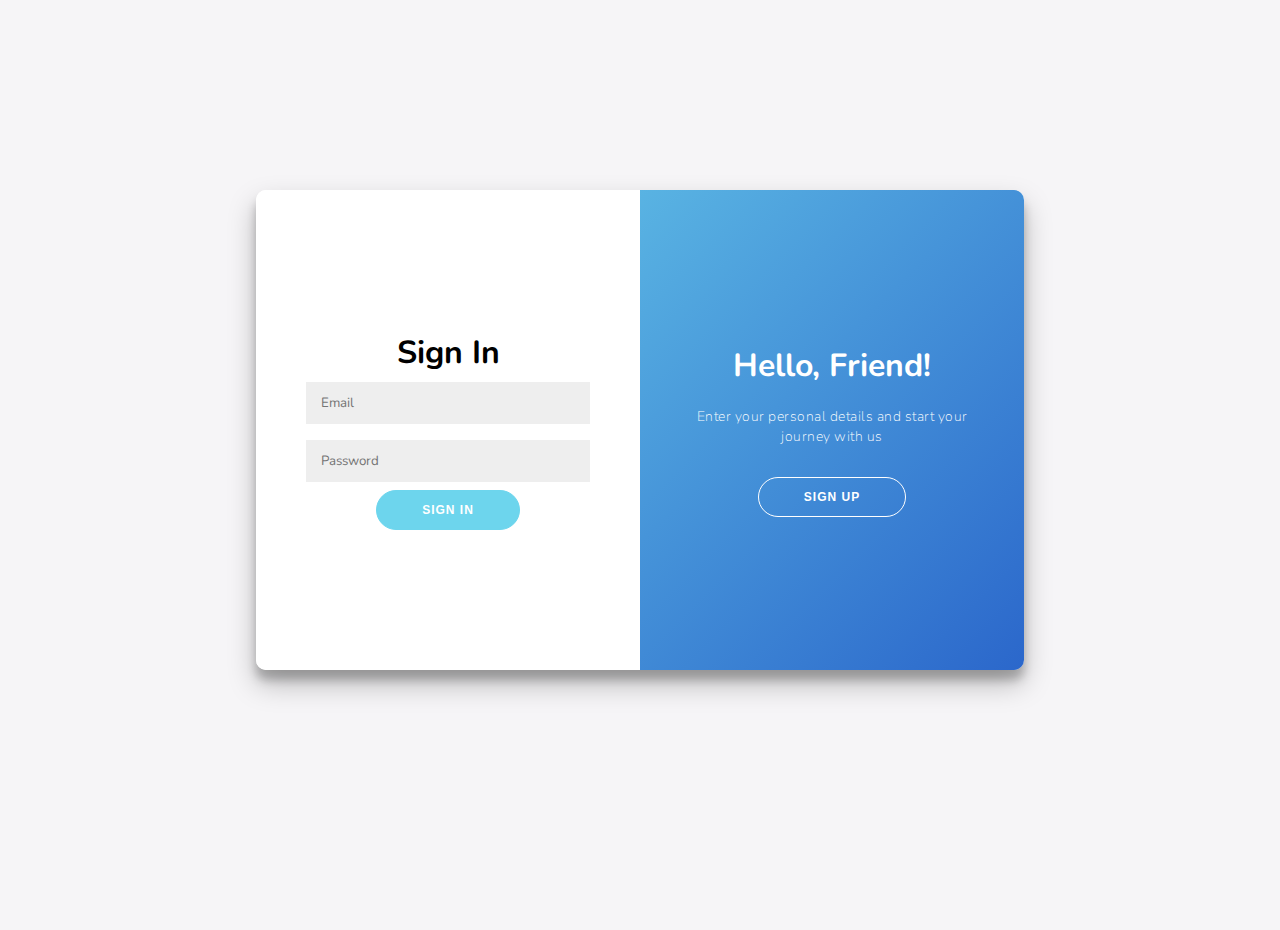
<file: Wakelni-main/project - finale/account.html>
<!DOCTYPE html>
<html lang="en">
  <head>
    <meta charset="UTF-8" />
    <meta name="viewport" content="width=device-width, initial-scale=1.0" />
    <link
      rel="stylesheet"
      href="https://cdnjs.cloudflare.com/ajax/libs/font-awesome/5.15.1/css/all.min.css"  />
    <link rel="stylesheet" href="css/acc_style.css" type="text/css" />
    <title>Sliding Sign In & Sign Up Form</title>
  </head>
  <body>
    <div class="container" id="container">
      <div class="form-container sign-up-container">
        <form method="post" action="signup.php">
          <h1>Sign Up</h1>
           <input type="text" placeholder="Name" name="name" required/>
          <input type="email" placeholder="Email" name="email" required/>
          <input type="password" placeholder="Password" name="pass" required/>
          <input type="password" placeholder="confirm your Password" name="cpass" required/>
          <button >Sign Up</button>
        </form>
      </div>
      <div class="form-container sign-in-container">
        <form method="post" action="signin.php">
          <h1>Sign In</h1>
          <input type="email" placeholder="Email" name="mail" required/>
          <input type="password" placeholder="Password" name="mdp" required/>
           <button >Sign In</button>
        </form>
      </div>
      <div class="overlay-container">
        <div class="overlay">

          <div class="overlay-panel overlay-left">
            <h1>Welcome Back!</h1>
            <p>Please login with your personal info</p>
            <button class="ghost" id="signIn">Sign In</button>
          </div>
          <div class="overlay-panel overlay-right">
            <h1>Hello, Friend!</h1>
            <p>Enter your personal details and start your journey with us</p>
            <button class="ghost" id="signUp">Sign Up</button>
          </div>

        </div>
      </div>
    </div>
    <script src="js/acc_script.js"></script>
  </body>
</html>
</file>
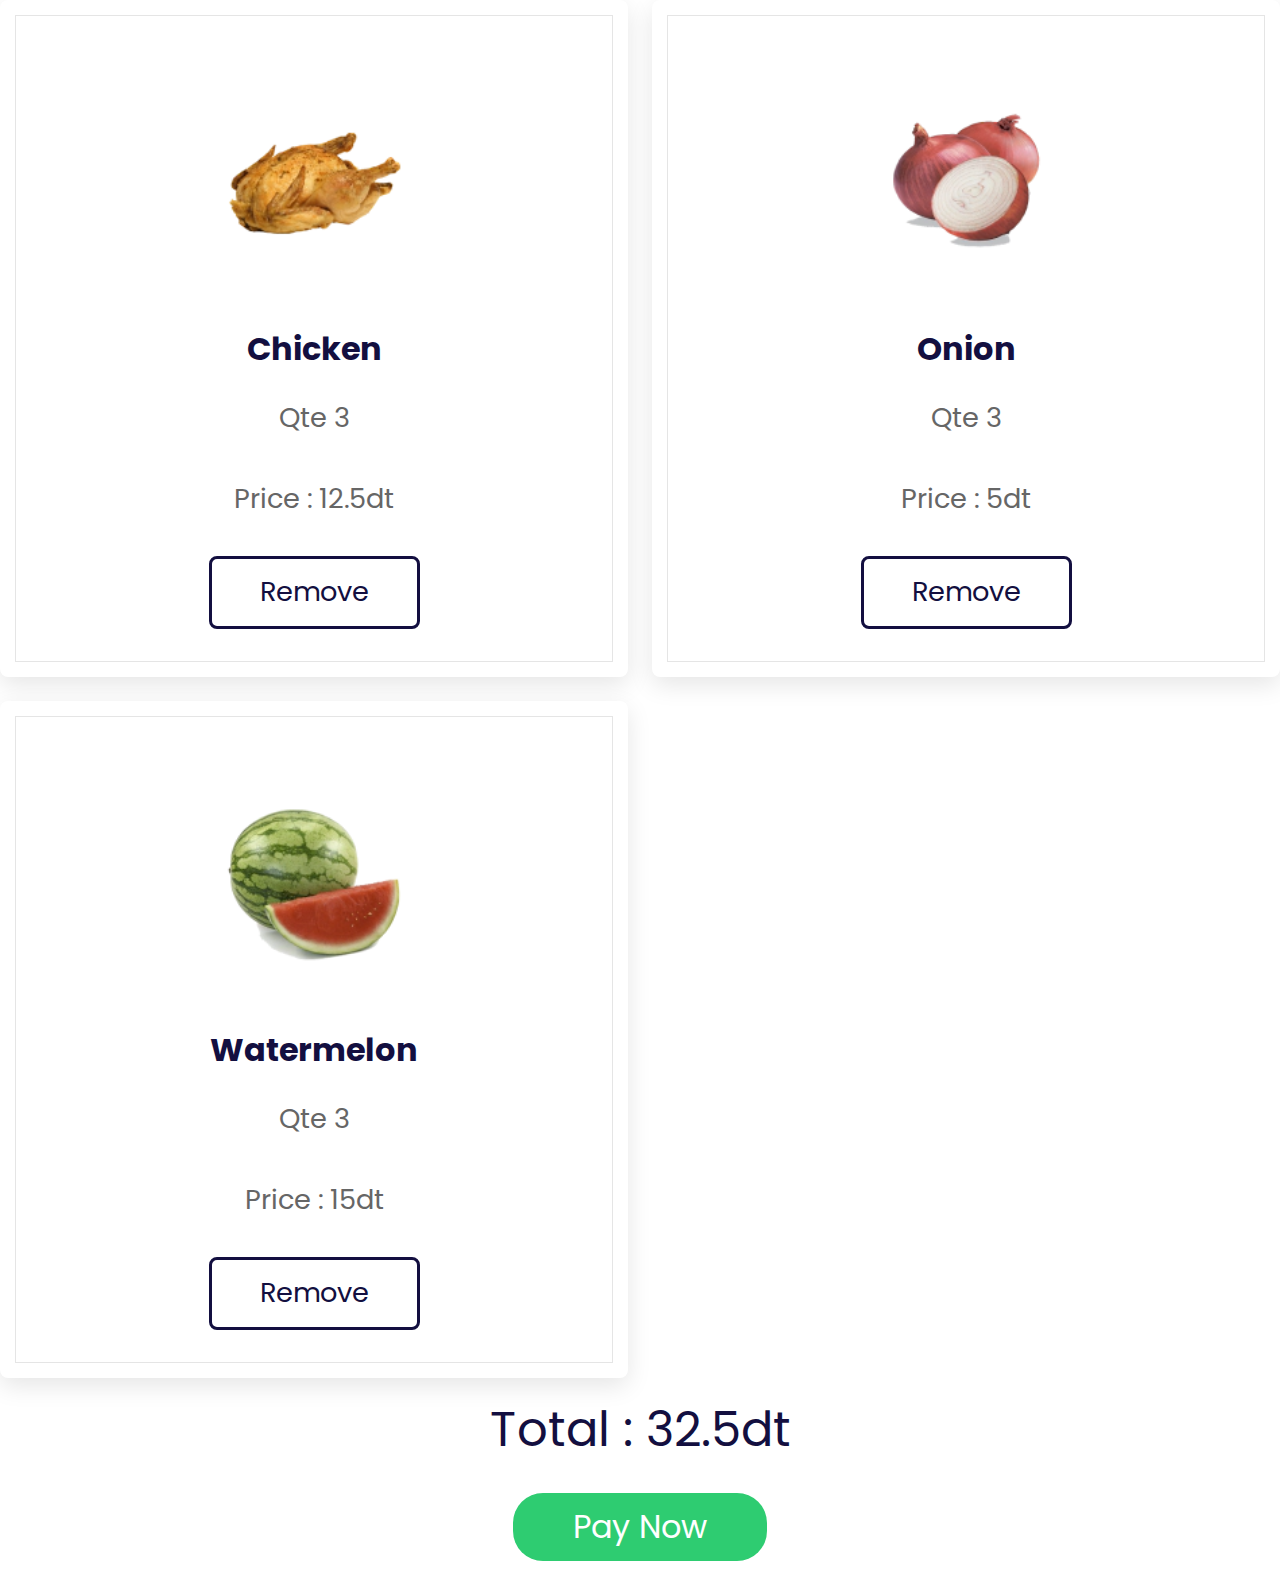
<file: Wakelni-main/project - finale/paiement1.html>
<html>
    <head>
    <title> pay</title>
    <link rel ="stylesheet" href="css/pay_style.css" type="text/css">
    <script src="js/pay_script.js"></script>
    </head>
    <body>

        <section class="categories" id="categories">        
            <div class="box-container">
        
                <div class="box">
                    <img src="image/cart-img-3.png" alt="">
                    <h3>Chicken</h3>
                    <p>qte 3</p>
                    <p>price : 12.5dt</p>
                    <a href="#" class="btn">remove</a>
                </div>
        
                <div class="box">
                    <img src="image/cart-img-2.png" alt="">
                    <h3>Onion</h3>
                    <p>qte 3</p>
                    <p>price : 5dt</p>
                    <a href="#" class="btn">remove</a>
                </div>
        
                <div class="box">
                    <img src="image/cart-img-1.png" alt="">
                    <h3>watermelon</h3>
                    <p>qte 3</p>
                    <p>price : 15dt</p>
                    <a href="#" class="btn">remove</a>
                </div>
        
            </div>
        
        </section>

<div class="total"> total : 32.5dt </div>

    <!--thank you popup-->
    <div class="container">
       <button class="btn-send" onclick="show()">pay now</button>
       <div class="card" id="pop">
          <img src="image/az.png">
          <h2>thank you </h2>
          <p>thank you for your trust ! your order will be delievered soon </p>
           <button class="btn-close" onclick="hide()">dismiss</button>
       </div>
    </div>
    
    </body>
    </html>
</file>
<file: Wakelni-main/project - finale/css/acc_style.css>
@import url("https://fonts.googleapis.com/css2?family=Nunito:wght@400;800&display=swap");
:root {
  --main-color: #6dd5ed;
  --secondary-color: #2b67cb;
  --gradient: linear-gradient(
    135deg,
    var(--main-color),
    var(--secondary-color)
  );
}
* {
  box-sizing: border-box;
}
body {
  background: #f6f5f7;
  font-family: "Nunito", sans-serif;
  display: flex;
  flex-direction: column;
  align-items: center;
  justify-content: center;
  min-height: 100vh;
  margin: 1rem 0;
}
h1 {
  font-weight: bold;
  margin: 0;
}
p {
  font-size: 14px;
  font-weight: 100;
  line-height: 20px;
  letter-spacing: 0.5px;
  margin: 20px 0 30px;
}
a {
  color: #333;
  font-size: 14px;
  text-decoration: none;
  margin: 15px 0;
}
button {
  cursor: pointer;
  border-radius: 20px;
  border: 1px solid var(--main-color);
  background: var(--main-color);
  color: #fff;
  font-size: 12px;
  font-weight: bold;
  padding: 12px 45px;
  letter-spacing: 1px;
  text-transform: uppercase;
  transition: transform 80ms ease-out;
}
button:hover {
  background: var(--secondary-color);
}
button:active {
  transform: scale(0.95);
}
button:focus {
  outline: none;
}
button.ghost {
  background-color: transparent;
  border-color: #fff;
}
button.ghost:hover {
  background: #fff;
  color: var(--secondary-color);
}form {
  background-color: #fff;
  display: flex;
  align-items: center;
  justify-content: center;
  flex-direction: column;
  padding: 0 50px;
  height: 100%;
  text-align: center;
}input {
  background-color: #eee;
  border: none;
  padding: 12px 15px;
  margin: 8px 0;
  width: 100%;
  font-family: inherit;
}.container {
  background-color: #fff;
  border-radius: 10px;
  box-shadow: 0 14px 28px rgba(0, 0, 0, 0.25), 0 10px 10px rgba(0, 0, 0, 0.22);
  position: relative;
  overflow: hidden;
  height: 768px;
  width: 480px;
  max-width: 100%;
}.form-container {
  position: absolute;
  top: 0;
  width: 100%;
  transition: all 0.6s ease-in-out;
}.sign-in-container {
  top: 0;
  height: 50%;
  z-index: 2;
}.container.right-panel-active .sign-in-container {
  transform: translateY(100%);
}.sign-up-container {
  top: 0;
  height: 50%;
  opacity: 0;
  z-index: 1;
}.container.right-panel-active .sign-up-container {
  transform: translateY(100%);
  opacity: 1;
  z-index: 5;
  animation: show 0.6s;
}@keyframes show {
  0%,
  49.99% {
    opacity: 0;
    z-index: 1;
  }
  50%,
  100% {
    opacity: 1;
    z-index: 5;
  }
}.overlay-container {
  position: absolute;
  left: 0;
  top: 50%;
  height: 50%;
  width: 100%;
  overflow: hidden;
  transition: transform 0.6s ease-in-out;
  z-index: 100;
}.container.right-panel-active .overlay-container {
  transform: translateY(-100%);
}.overlay {
  background: var(--secondary-color);
  background: var(--gradient);
  background-repeat: no-repeat;
  background-size: cover;
  background-position: 0 0;
  color: #fff;
  position: relative;
  top: -100%;
  width: 100%;
  height: 200%;
  transform: translateY(0);
  transition: transform 0.6s ease-in-out;
}.container.right-panel-active .overlay {
  transform: translateY(50%);
}.overlay-panel {
  position: absolute;
  display: flex;
  align-items: center;
  justify-content: center;
  flex-direction: column;
  padding: 0 40px;
  text-align: center;
  left: 0;
  width: 100%;
  height: 50%;
  transform: translateY(0);
  transition: transform 0.6s ease-in-out;
}.overlay-left {
  transform: translateY(-20%);
}.container.right-panel-active .overlay-left {
  transform: translateY(0);
}.overlay-right {
  bottom: 0;
  transform: translateY(0);
}.container.right-panel-active .overlay-right {
  transform: translateY(20%);
}@media (min-width: 768px) {
  body {
    margin: -20px 0 50px;
  }  .container {
    width: 768px;
    max-width: 100%;
    height: 480px;
  }  .form-container {
    top: 0;
    height: 100%;
    width: 50%;
  }  .sign-in-container {
    left: 0;
    width: 50%;
    height: 100%;
  }  .container.right-panel-active .sign-in-container {
    transform: translateX(100%);
  }  .sign-up-container {
    left: 0;
    width: 50%;
    height: 100%;
  }  .container.right-panel-active .sign-up-container {
    transform: translateX(100%);
  }  .overlay-container {
    left: 50%;
    top: 0;
    height: 100%;
    width: 50%;
  }  .container.right-panel-active .overlay-container {
    transform: translateX(-100%);
  }  .overlay {
    top: 0;
    left: -100%;
    height: 100%;
    width: 200%;
    transform: translateX(0);
  }  .container.right-panel-active .overlay {
    transform: translateX(50%);
  }  .overlay-panel {
    top: 0;
    height: 100%;
    width: 50%;
    transform: translateX(0);
  }  .overlay-left {
    transform: translateX(-20%);
  }  .container.right-panel-active .overlay-left {
    transform: translateX(0);
  }  .overlay-right {
    right: 0;
    top: 0;
    left: 50%;
    transform: translateX(0);
  }  .container.right-panel-active .overlay-right {
    transform: translateX(20%);
  }
}
</file>
<file: Wakelni-main/project - finale/css/pay_style.css>
@import url('https://fonts.googleapis.com/css2?family=Poppins:wght@100;300;400;500;600&display=swap');:root{
    --orange:#ff7800;
    --black:#130f40;
    --light-color:#666;
    --box-shadow:0 .5rem 1.5rem rgba(0,0,0,.1);
    --border:.2rem solid rgba(0,0,0,.1);
    --outline:.1rem solid rgba(0,0,0,.1);
    --outline-hover:.2rem solid var(--black);
}*{
    font-family: 'Poppins', sans-serif;
    margin:0; padding:0;
    box-sizing: border-box;
    outline: none; border:none;
    text-decoration: none;
    text-transform: capitalize;
    transition: all .2s linear;
}
/*popup*/
.container{
    width: 100%;
    height: 10vh;
    display: flex;
    justify-content: center;
    align-items: center;    }
.btn-send{border: 1;
    background-color: #2ecc71;
    color: #fff;
    font-size: 2rem;
border-radius: 30px;
padding:10px 60px;
cursor: pointer;
}
.card{
background-color: white;
border-radius: 10px;
box-shadow: 1px 1px 1px 1px rgb(0 0 0/15%);
padding: 1em;
position: absolute;
top:-100%;
left: 50%;
text-align: center;
width: 400px;
transform: translate(-50%,-50%);
transition: all 0.5s;
opacity: 0;
}
.card.open{
    opacity: 1;
    top: 50% ;
}
.card img{
    width: 100px;
    height: 100px;
    border-radius: 50px;
    margin-top: -50px;
}
.card h2{
    font-size: 22px;
    font-weight: bold;
    margin-bottom: 5px;
}
.card .btn-close{
width: 100%;
border-radius: 50px;
border: 0;
padding: 15px;
margin-top: 20px;
background-color: #2ecc71;
color: white;
cursor: pointer;
}
/*hedha aka total */
.total{
    font-size: 3rem;
    padding:1rem 0;
    text-align: center;
    color:var(--black);
}
/* houni check */.btn{
    margin-top: 1rem;
    display: inline-block;
    padding:.8rem 3rem;
    font-size: 1.7rem;
    border-radius: .5rem;
    border:.2rem solid var(--black);
    color:var(--black);
    cursor: pointer;
    background: none;
}.btn:hover{
    background: #2b67cb;
    color:#fff;
}.categories .box-container{
    display:grid;
    grid-template-columns: repeat(auto-fit, minmax(26rem, 1fr));
    gap:1.5rem;
}.categories .box-container .box{
    padding:3rem 2rem;
    border-radius: .5rem;
    background:#fff;
    box-shadow: var(--box-shadow);
    outline:var(--outline);
    outline-offset: -1rem;
    text-align: center;
}.categories .box-container .box:hover{
    outline:var(--outline-hover);
    outline-offset: 0rem;
}.categories .box-container .box img{
    margin:1rem 0;
    height:15rem;
}.categories .box-container .box h3{
   font-size: 2rem;
   color:var(--black);
   line-height: 1.8;
}.categories .box-container .box p{
    font-size: 1.7rem;
    color:var(--light-color);
    line-height: 1.8;
    padding:1rem 0;
}
</file>
